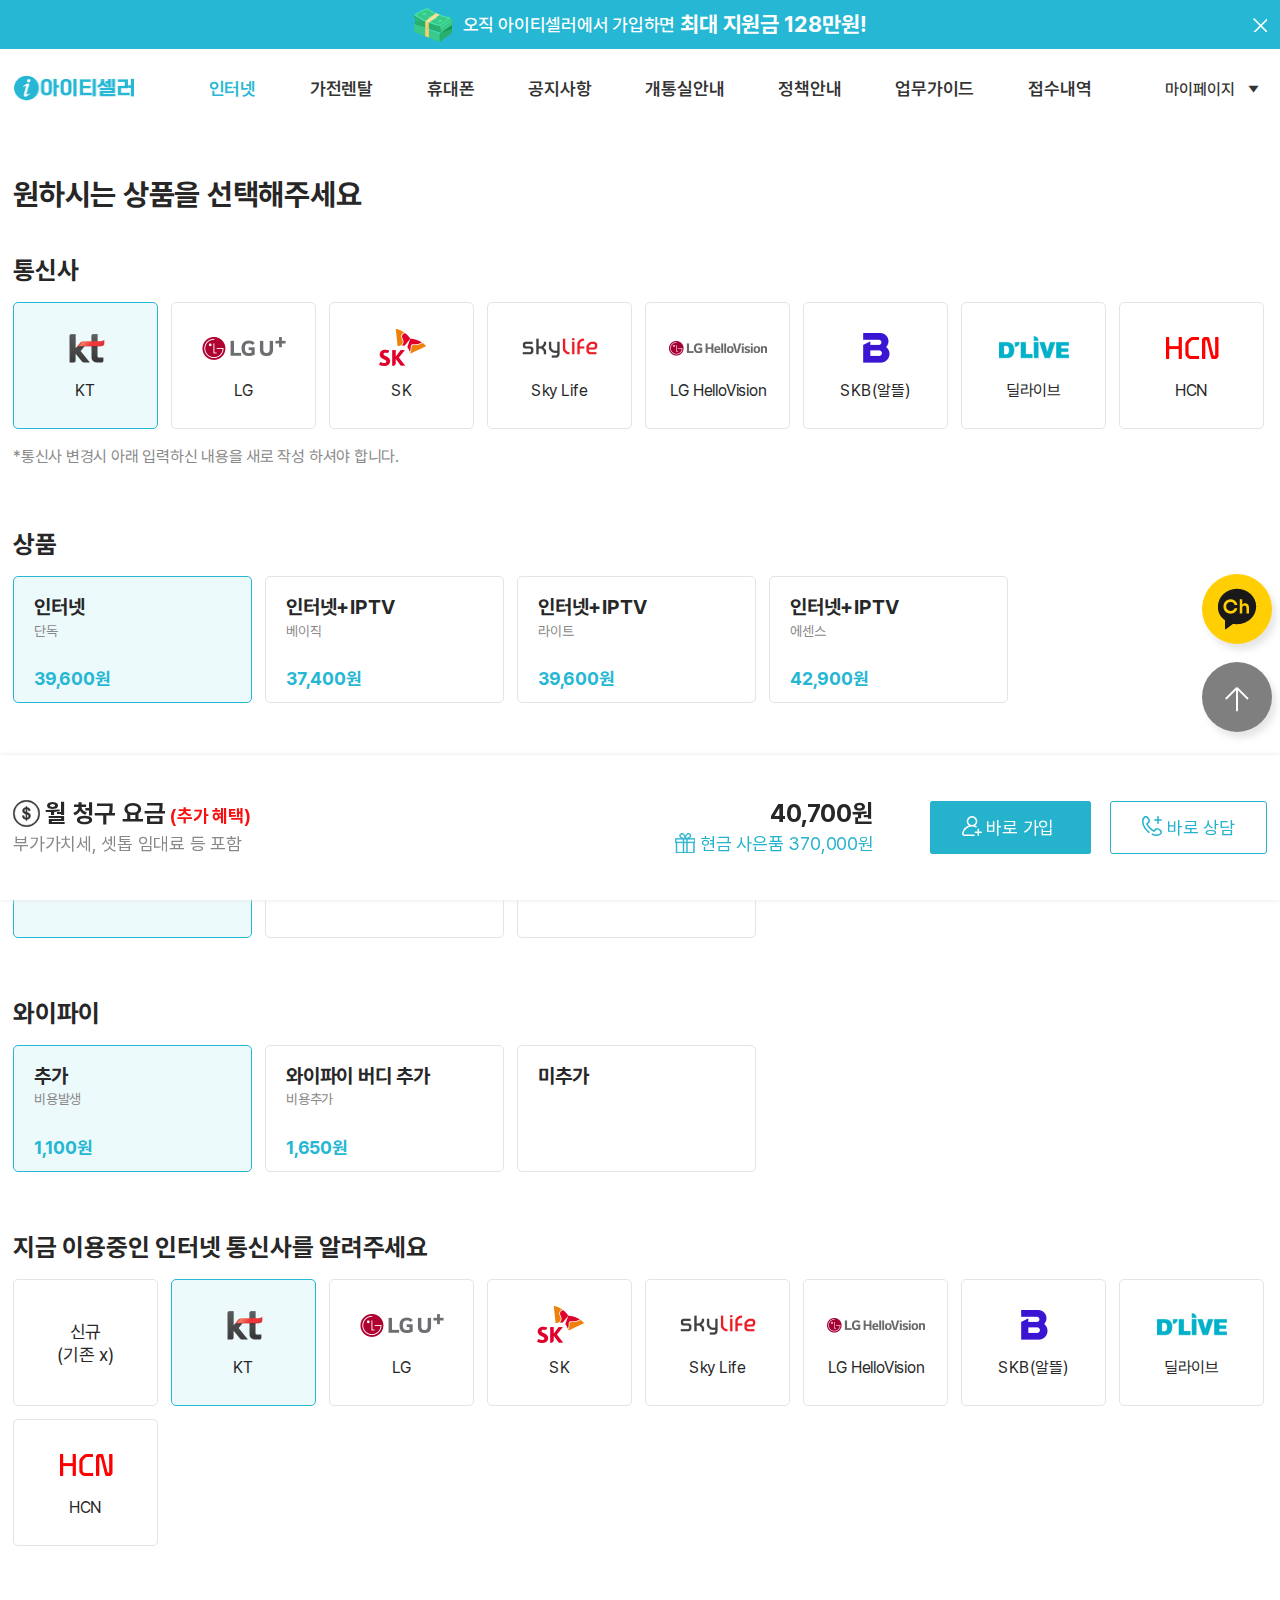
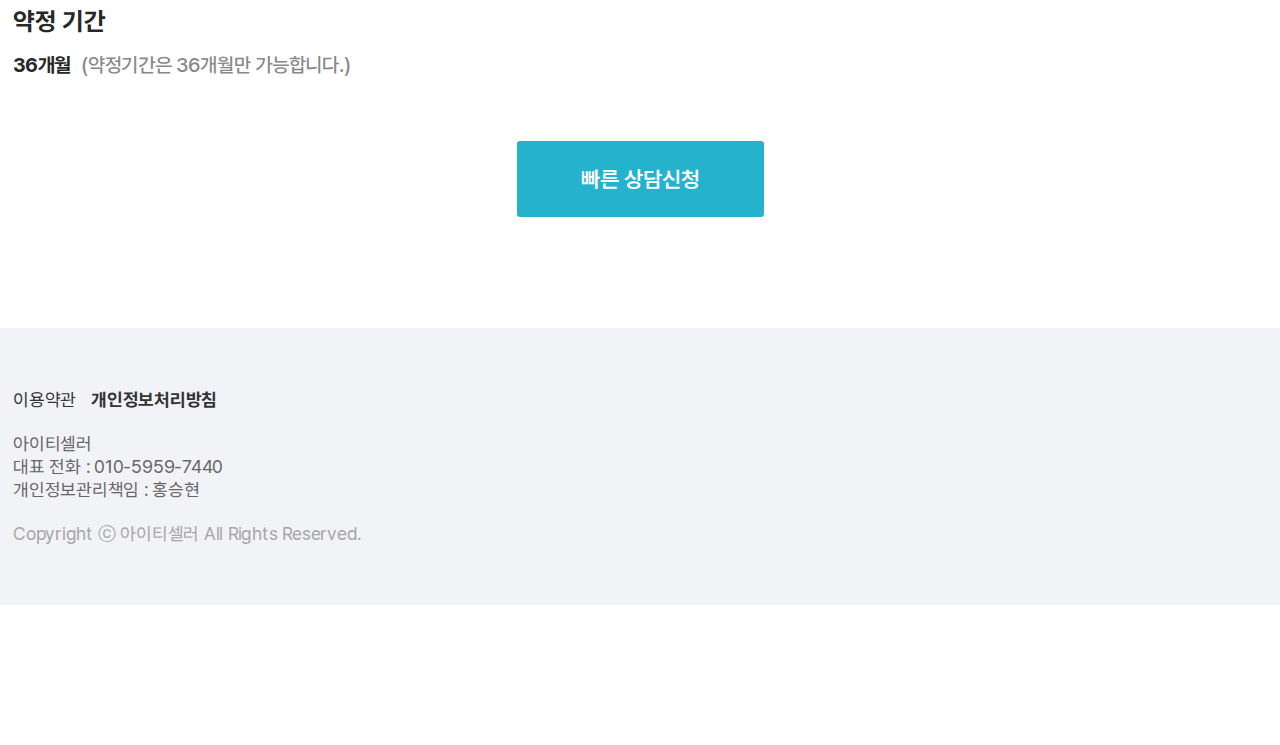
<file: internet.html>
<!doctype html>
<html lang="ko">
<head>
    <meta charset="UTF-8">
    <meta name="language" content="ko">
    <meta http-equiv="X-UA-Compatible" content="IE=edge">
    <meta http-equiv="Pragma" content="no-cache">
    <meta name="format-detection" content="telephone=no">
    <meta http-equiv="Content-Type" content="text/html; charset=UTF-8">
    <meta name="viewport" content="width=device-width, initial-scale=1.0">
    <meta name="viewport" content="user-scalable=no, initial-scale=1.0, maximum-scale=1.0, minimum-scale=1.0, width=device-width">
    
    <!-- css -->
    <link rel="stylesheet" href="css/slick.css" />
    <link rel="stylesheet" href="css/slick-theme.css" />
    <link media="all" type="text/css" rel="stylesheet" href="css/font.css">
    <link media="all" type="text/css" rel="stylesheet" href="css/common.css">
    <link media="all" type="text/css" rel="stylesheet" href="css/contents.css">
    <link media="all" type="text/css" rel="stylesheet" href="css/sub.css">
    <link media="all" type="text/css" rel="stylesheet" href="css/modal.css">
    <!-- js -->
    <script src="js/jquery-3.5.1.min.js"></script>
    <script src="js/jquery-ui.min.js"></script>
    <script src="js/slick.js"></script>
    <script src="js/slick.min.js"></script>
    <script type="text/javascript" src="js/common.js"></script>
    <title> internet </title>
</head>
<script>
        //pop-up
        var Layer_OPEN = function (obj) {
            $('html').css('overflow', 'hidden');
            $(obj).show();
            $(obj).append('<div class="dim"></div>');
            setTimeout(function () {
                $(obj).addClass('active');
            }, 10);
        };

        var Layer_CLOSE = function (obj) {
            var dimLength = $('.dim').length;
            if (dimLength < 2) {
                $('html').css('overflow', '');
            }
            $(obj).removeClass('active');
            setTimeout(function () {
                $(obj).find('.dim').remove();
                $(obj).hide();
            }, 200);
        };

        $(document).ready(function () {
            $('body').on('click', '.dim, .cancel_button', function () {
                var obj = '#' + $(this).closest('.pop-wrap').attr('id');
                if ($(obj).hasClass('not-dim')) {
                    return;
                } else {
                    Layer_CLOSE(obj);
                }
            });
        });
</script>
<body class="subWrap">
        <div class="topBanner">
            <div class="topBanner-inner">
                <p>
                    <img src="images/common/top_banner_icon.png" alt="Banner Icon">
                    오직 아이티셀러에서 가입하면 <b>최대 지원금 128만원!</b>
                </p>
                <button class="close-btn" onclick="closeBanner()"></button>
            </div>
        </div>
        <header id="header" class="header Fixed">
            <div class="header-fixd">
                <div class="headerIn d-flex">
                    <h1><a href="index.html" class="logo" alt="아이티셀러 로고">아이티셀러</a></h1>
                    <nav class="gnb topmenu">
                        <ul>
                            <li id="num1" class="menu-var">
                                <a href="#" title="인터넷" class="active">인터넷<span></span></a>
                            </li>
                            <li id="num1" class="menu-var">
                                <a href="#" title="가전렌탈">가전렌탈<span></span></a>
                            </li>
                            <li id="num1" class="menu-var">
                                <a href="#" title="휴대폰">휴대폰<span></span></a>
                            </li>
                            <li id="num1" class="menu-var">
                                <a href="#" title="공지사항">공지사항<span></span></a>
                            </li>
                            <li id="num1" class="menu-var">
                                <a href="#" title="개통실안내">개통실안내<span></span></a>
                            </li>
                            <li id="num1" class="menu-var">
                                <a href="#" title="정책안내">정책안내<span></span></a>
                            </li>
                            <li id="num1" class="menu-var">
                                <a href="#" title="업무가이드">업무가이드<span></span></a>
                            </li>
                            <li id="num1" class="menu-var">
                                <a href="#" title="접수내역">접수내역<span></span></a>
                            </li>
                        </ul>
                    </nav>
                    <div class="header-right">
                        <div class="header-langs">
                            <div class="dropbox dropbox1">
                                <button class="dropbtn btn-drop1" title="하위메뉴 열기">마이페이지</button>
                                <ul class="drop-content drop1-content">
                                    <li>
                                        <a href="#" title="" onclick="_blank">접수내역</a>
                                    </li>
                                    <li>
                                        <a href="#" title="" target="_blank">회원정보수정</a>
                                    </li>
                                    <li>
                                        <a href="#" title="" target="_blank" class="bth_order">로그아웃</a>
                                    </li>
                                </ul>
                            </div>
                        </div>
                    </div>
                    <!-- mobile -->
                    <nav class="m_open_btn">
                        <button class="btn btn-xs pl-0">
                            <i class="ri-menu-2-fill h2"></i>
                        </button>
                    </nav>
                    <nav class="nav mobile">
                        <button class="closeBtn"><i class="ri-close-line h3"></i></button>
                        <div class="hide-pc">                        
                            <h2 class="logo">
                                <a href="/" class="logo-a"><i>아이티셀러</i></a>                                
                            </h2>                            
                            <div class="top_utilwrap">
                                <ul class="utill">
                                    <li><a href="#" class="btn_login">로그인</a></li>
                                    <li><a href="#" class="bth_sign">회원가입</a></li>
                                </ul>
                            </div>
                        </div>
                        <ul class="menu">
                            <li id="num1" class="menu-var">
                                <a href="#" title="인터넷">인터넷<span></span></a>
                                <ul class="m_submenu">
                                    <li><a href="#">KT</a></li>
                                    <li><a href="#">LG</a></li>
                                    <li><a href="#">SK</a></li>
                                    <li><a href="#">SkyLife</a></li>
                                    <li><a href="#">LG HelloVision</a></li>
                                    <li><a href="#">SKB(알뜰)</a></li>
                                    <li><a href="#">딜라이브</a></li>
                                    <li><a href="#">HCN</a></li>
                                </ul>
                            </li>
                            <li id="num1" class="menu-var">
                                <a href="#" title="가전렌탈">가전렌탈<span></span></a>
                            </li>
                            <li id="num1" class="menu-var">
                                <a href="#" title="휴대폰">휴대폰<span></span></a>
                            </li>
                            <li id="num1" class="menu-var">
                                <a href="#" title="공지사항">공지사항<span></span></a>
                            </li>
                            <li id="num1" class="menu-var">
                                <a href="#" title="개통실안내">개통실안내<span></span></a>
                            </li>
                            <li id="num1" class="menu-var">
                                <a href="#" title="정책안내">정책안내<span></span></a>
                            </li>
                            <li id="num1" class="menu-var">
                                <a href="#" title="업무가이드">업무가이드<span></span></a>
                            </li>
                            <li id="num1" class="menu-var">
                                <a href="#" title="접수내역">접수내역<span></span></a>
                            </li>
                        </ul>
                        <div class="dark"></div>
                    </nav>
                <!-- mobile -->
                </div>
            </div>
        </header>
        <div class="sub-container">
            <section>
                <div class="subInner">
                    <div class="main-title-box">
                        <div class="main-title-content">
                            <h3 class="section-title">원하시는 상품을 선택해주세요</h3>
                        </div>
                    </div>
                    <div class="recommend-form-inner">
                        <div class="recommend-horizontal subcont">
                            <div class="title-box mb20">
                                <h4 class="article-title">통신사</h4>
                            </div>
                            <div class="product">
                                <div class="swiper-container">
                                    <section class="carousel recommend-list recommend-list--radio mb15">
                                        <div class="carousel__viewport">
                                            <ol class="carousel__wrap">
                                                <li class="recommend-item newsAgency">
                                                    <div class="recommend-option on">
                                                        <div class="img-box">
                                                            <img src="images/sub/kt.png" alt="KT" class="operator-logo">
                                                        </div>
                                                        <span class="description">KT</span>
                                                    </div>
                                                </li>
                                                <li class="recommend-item newsAgency">
                                                    <div class="recommend-option">
                                                        <div class="img-box">
                                                            <img src="images/sub/lg_uplus.webp" alt="lg" class="operator-logo">
                                                        </div>
                                                        <span class="description">LG</span>
                                                    </div>
                                                </li>
                                                <li class="recommend-item newsAgency">
                                                    <div class="recommend-option">
                                                        <div class="img-box">
                                                            <img src="images/sub/sk.png" alt="sk" class="operator-logo">
                                                        </div>
                                                        <span class="description">SK</span>
                                                    </div>
                                                </li>
                                                <li class="recommend-item newsAgency">
                                                    <div class="recommend-option">
                                                        <div class="img-box">
                                                            <img src="images/sub/skylife.png" alt="skylife" class="operator-logo">
                                                        </div>
                                                        <span class="description">Sky Life</span>
                                                    </div>
                                                </li>
                                                <li class="recommend-item newsAgency">
                                                    <div class="recommend-option">
                                                        <div class="img-box">
                                                            <img src="images/sub/lg_hellovision.png" alt="lg_hellovision" class="operator-logo">
                                                        </div>
                                                        <span class="description">LG HelloVision</span>
                                                    </div>
                                                </li>
                                                <li class="recommend-item newsAgency">
                                                    <div class="recommend-option">
                                                        <div class="img-box">
                                                            <img src="images/sub/skbsaving.png" alt="skbsaving" class="operator-logo">
                                                        </div>
                                                        <span class="description">SKB(알뜰)</span>
                                                    </div>
                                                </li>
                                                <li class="recommend-item newsAgency">
                                                    <div class="recommend-option">
                                                        <div class="img-box">
                                                            <img src="images/sub/dlive.webp" alt="dlive" class="operator-logo">
                                                        </div>
                                                        <span class="description">딜라이브</span>
                                                    </div>
                                                </li>
                                                <li class="recommend-item newsAgency">
                                                    <div class="recommend-option">
                                                        <div class="img-box">
                                                            <img src="images/sub/hcn.webp" alt="hcn" class="operator-logo">
                                                        </div>
                                                        <span class="description">HCN</span>
                                                    </div>
                                                </li>
                                            </ol>
                                        </div>
                                    </section>
                                </div>
                            </div>
                            <span class="recommend_info">*통신사 변경시 아래 입력하신 내용을 새로 작성 하셔야 합니다.</span>
                        </div>
                        <div class="goods-form-inner subcont">
                            <div class="title-box mb20">
                                <h4 class="article-title">상품</h4>
                            </div>
                            <div class="product goods-wrap">
                                <div class="goods-container">
                                    <section class="carousel recommend-list recommend-list--radio mb15">
                                        <div class="carousel__viewport">
                                            <ol class="carousel__wrap">
                                                <li class="recommend-item goods-item goods">
                                                    <div class="recommend-option goods-option on">
                                                        <span class="product-name">인터넷</span>
                                                        <span class="product-subtitle">단독</span>
                                                        <span class="product-description">39,600원</span>
                                                    </div>
                                                </li>
                                                <li class="recommend-item goods-item goods">
                                                    <div class="recommend-option goods-option">
                                                        <span class="product-name">인터넷+IPTV</span>
                                                        <span class="product-subtitle">베이직</span>
                                                        <span class="product-description">37,400원</span>
                                                    </div>
                                                </li>
                                                <li class="recommend-item goods-item goods">
                                                    <div class="recommend-option goods-option">
                                                        <span class="product-name">인터넷+IPTV</span>
                                                        <span class="product-subtitle">라이트</span>
                                                        <span class="product-description">39,600원</span>
                                                    </div>
                                                </li>
                                                <li class="recommend-item goods-item goods">
                                                    <div class="recommend-option goods-option">
                                                        <span class="product-name">인터넷+IPTV</span>
                                                        <span class="product-subtitle">에센스</span>
                                                        <span class="product-description">42,900원</span>
                                                    </div>
                                                </li>
                                            </ol>
                                        </div>
                                    </section>
                                </div>
                            </div>
                        </div>
                        <div class="goods-form-inner goodsOption-form-inner subcont">
                            <div class="title-box mb20">
                                <h4 class="article-title">상품 옵션</h4>
                            </div>
                            <div class="product goods-wrap">
                                <div class="goods-container">
                                    <section class="carousel recommend-list recommend-list--radio mb15">
                                        <div class="carousel__viewport">
                                            <ol class="carousel__wrap">
                                                <li class="recommend-item goods-item option">
                                                    <div class="recommend-option goods-option on">
                                                        <span class="product-name">100메가</span>
                                                    </div>
                                                </li>
                                                <li class="recommend-item goods-item option">
                                                    <div class="recommend-option goods-option">
                                                        <span class="product-name">500메가</span>
                                                    </div>
                                                </li>
                                                <li class="recommend-item goods-item option">
                                                    <div class="recommend-option goods-option">
                                                        <span class="product-name">1기가</span>
                                                    </div>
                                                </li>
                                            </ol>
                                        </div>
                                    </section>
                                </div>
                            </div>
                        </div>
                        <div class="goods-form-inner wifi-form-inner subcont">
                            <div class="title-box mb20">
                                <h4 class="article-title">와이파이</h4>
                            </div>
                            <div class="product goods-wrap">
                                <div class="goods-container">
                                    <section class="carousel recommend-list recommend-list--radio mb15">
                                        <div class="carousel__viewport">
                                            <ol class="carousel__wrap">
                                                <li class="recommend-item goods-item wifi">
                                                    <div class="recommend-option goods-option on">
                                                        <span class="product-name">추가</span>
                                                        <span class="product-subtitle">비용발생</span>
                                                        <span class="product-description">1,100원</span>
                                                    </div>
                                                </li>
                                                <li class="recommend-item goods-item wifi">
                                                    <div class="recommend-option goods-option">
                                                        <span class="product-name">와이파이 버디 추가</span>
                                                        <span class="product-subtitle">비용추가</span>
                                                        <span class="product-description">1,650원</span>
                                                    </div>
                                                </li>
                                                <li class="recommend-item goods-item wifi">
                                                    <div class="recommend-option goods-option">
                                                        <span class="product-name">미추가</span>
                                                    </div>
                                                </li>
                                            </ol>
                                        </div>
                                    </section>
                                </div>
                            </div>
                        </div>
                        <div class="existingProduct-form-inner subcont">
                            <div class="title-box mb20">
                                <h4 class="article-title">지금 이용중인 인터넷 통신사를 알려주세요</h4>
                            </div>
                            <div class="product goods-wrap">
                                <div class="goods-container">
                                    <section class="carousel recommend-list recommend-list--radio mb15">
                                        <div class="carousel__viewport">
                                            <ol class="carousel__wrap">
                                                <li class="recommend-item telecom">
                                                    <div class="recommend-option goods-option">
                                                        <span class="product-name text-center">신규<br>(기존 x)</span>
                                                    </div>
                                                </li>
                                                <li class="recommend-item telecom">
                                                    <div class="recommend-option on">
                                                        <div class="img-box">
                                                            <img src="images/sub/kt.png" alt="KT" class="operator-logo">
                                                        </div>
                                                        <span class="description">KT</span>
                                                    </div>
                                                </li>
                                                <li class="recommend-item telecom">
                                                    <div class="recommend-option">
                                                        <div class="img-box">
                                                            <img src="images/sub/lg_uplus.webp" alt="lg" class="operator-logo">
                                                        </div>
                                                        <span class="description">LG</span>
                                                    </div>
                                                </li>
                                                <li class="recommend-item telecom">
                                                    <div class="recommend-option">
                                                        <div class="img-box">
                                                            <img src="images/sub/sk.png" alt="sk" class="operator-logo">
                                                        </div>
                                                        <span class="description">SK</span>
                                                    </div>
                                                </li>
                                                <li class="recommend-item telecom">
                                                    <div class="recommend-option">
                                                        <div class="img-box">
                                                            <img src="images/sub/skylife.png" alt="skylife" class="operator-logo">
                                                        </div>
                                                        <span class="description">Sky Life</span>
                                                    </div>
                                                </li>
                                                <li class="recommend-item telecom">
                                                    <div class="recommend-option">
                                                        <div class="img-box">
                                                            <img src="images/sub/lg_hellovision.png" alt="lg_hellovision" class="operator-logo">
                                                        </div>
                                                        <span class="description">LG HelloVision</span>
                                                    </div>
                                                </li>
                                                <li class="recommend-item telecom">
                                                    <div class="recommend-option">
                                                        <div class="img-box">
                                                            <img src="images/sub/skbsaving.png" alt="skbsaving" class="operator-logo">
                                                        </div>
                                                        <span class="description">SKB(알뜰)</span>
                                                    </div>
                                                </li>
                                                <li class="recommend-item telecom">
                                                    <div class="recommend-option">
                                                        <div class="img-box">
                                                            <img src="images/sub/dlive.webp" alt="dlive" class="operator-logo">
                                                        </div>
                                                        <span class="description">딜라이브</span>
                                                    </div>
                                                </li>
                                                <li class="recommend-item telecom">
                                                    <div class="recommend-option">
                                                        <div class="img-box">
                                                            <img src="images/sub/hcn.webp" alt="hcn" class="operator-logo">
                                                        </div>
                                                        <span class="description">HCN</span>
                                                    </div>
                                                </li>
                                            </ol>
                                        </div>
                                    </section>
                                </div>
                            </div>
                        </div>
                        <div class="contract-period-inner subcont">
                            <div class="title-box mb20">
                                <h4 class="article-title">약정 기간</h4>
                            </div>
                            <div class="contract-period-info">
                                <p>36개월<span>(약정기간은 36개월만 가능합니다.)</span></p>
                            </div>
                        </div>
                    </div>
                    <div class="recommend-btn-wrap mb50">
                        <button class="btn-type-01" onclick="javascript:Layer_OPEN('#modal_view_application');">
                            빠른 상담신청
                        </button>
                    </div>
                </div>
            </section>
        </div>
        <footer class="footer">
            <div class="footerInner">
                <div class="">
                    <div class="foot-head d-flex">
                        <a href="#">이용약관</a>
                        <a href="#" class="ft-bold">개인정보처리방침</a>
                    </div>
                    <ul class="corp_area">
                        <li>아이티셀러</li>
                        <li>대표 전화 : 010-5959-7440</li>
                        <li>개인정보관리책임 : 홍승현</li>
                        <li class="copy">Copyright ⓒ 아이티셀러 All Rights Reserved.</li>
                    </ul>
                </div>
            </div>
            <button class="kakao_btn active">
                <img src="images/common/kakao_bt.png" alt="카카오상담 아이콘" aria-hidden="true">
            </button>
            <button class="totop active">
                <img src="images/common/top_bt.png" alt="위로 이동 아이콘" aria-hidden="true">
                <span class="hidden">위로 이동</span>
            </button>
        </footer>
        <div id="sub-bottom-fixed-bar">
            <div class="sub-bottom-bar">
                <div class="sub-bottom-content">
                    <div class="top-con">
                        <div class="price-list">
                            <div class="price-bx">
                                <div class="calc-price">
                                    <p class="price before">
                                        <span class="tit">월 청구 요금<small class="sale-text">(추가 혜택)</small>
                                        </span>
                                        <span class="price-prev" id="sumPrice">44,000원</span>
                                    </p>
                                </div>
                                <div class="option-price">
                                    <p class="text-caption">부가가치세, 셋톱 임대료 등 포함</p>
                                    <span class="price-service">현금 사은품 370,000원</span>
                                </div>
                            </div>
                        </div>
                        <div class="btn-con row">
                            <div class="row">
                                <a class="it-btn it-btn-tiny ghost apply-btn">
                                    <img src="images/sub/add-user.svg">
                                    <span class="label">바로 가입</span>
                                </a>
                                <a class="it-btn it-btn-tiny solid counsel-btn">
                                    <img src="images/sub/phone-call.svg">
                                    <span class="label">바로 상담</span>
                                </a>
                            </div>
                        </div>
                    </div>
                </div>
            </div>
        </div>
        <!-- 빠른 상담신청 -->
        <div class="pop-wrap pop-up" id="modal_view_application">
            <div class="pop-in middle">
                <div class="modal_wrap">
                    <div class="view_container">
                        <div class="header">
                        <p class="modal_title"></p>
                        <button class="close-btn cancel_button"></button>
                        </div>
                        <div class="info-flex">
                            <div class="info-cont pop-counsel">
                                <img src="images/sub/pop-counsel.png">
                                <h4>상담신청</h4>
                                <p>연락처를 남겨주시면<br>
                                    담당자가 연락을 드리겠습니다.</p>
                                <button class="pop-btn">상담 신청</button>
                            </div>
                            <div class="info-cont pop-call">
                                <img src="images/sub/pop-call.png">
                                <h4>바로 전화 걸기</h4>
                                <p>전화걸기는 스마트폰에서만<br>
                                    가능합니다.<br>
                                    <span>대표번호 : 010-5959-7440</span>
                                </p>
                                <button class="pop-btn">전화 걸기</button>
                            </div>
                        </div>
                        </div>
                    </div>
            </div>
        </div>
        <!-- 빠른 상담신청 -->
   
</body>

<script type="text/javascript">

document.addEventListener('DOMContentLoaded', () => {
    // 그룹 클래스 배열
    const groups = ['.newsAgency', '.goods', '.option', '.wifi', '.telecom'];

    // 그룹 내 활성화된 항목들의 가격 합산 및 표시 함수
    const calculateTotalPrice = () => {
        let total = 0;

        groups.forEach(groupSelector => {
            const activeItem = document.querySelector(`${groupSelector} .recommend-option.on`);
            if (activeItem) {
                const priceElement = activeItem.querySelector('.product-description');
                if (priceElement) {
                    const priceText = priceElement.textContent.trim().replace(/[^0-9]/g, ''); // 숫자만 추출
                    total += parseInt(priceText, 10);
                }
            }
        });

        // 총 가격을 HTML 요소에 표시
        const priceDisplay = document.querySelector('#sumPrice');
        if (priceDisplay) {
            priceDisplay.textContent = `${total.toLocaleString()}원`; // 천 단위 구분 추가
        }

    };

    groups.forEach((groupSelector, index) => {
        const items = document.querySelectorAll(groupSelector);

        // 첫 번째 그룹 초기화: 첫 번째 항목에 'on' 클래스 추가
        if (index === 0 && items.length > 0) {
            items[0].querySelector('.recommend-option').classList.add('on');
        }

        items.forEach(item => {
            item.addEventListener('click', () => {
                // 현재 그룹의 모든 항목에서 'on' 클래스를 제거
                items.forEach(otherItem => {
                    otherItem.querySelector('.recommend-option').classList.remove('on');
                });

                // 클릭한 항목에 'on' 클래스 추가
                item.querySelector('.recommend-option').classList.add('on');

                // `newsAgency` 그룹이 클릭되었을 때 다른 그룹 초기화
                if (groupSelector === '.newsAgency') {
                    groups.forEach((otherGroupSelector, otherIndex) => {
                        if (otherGroupSelector !== '.newsAgency') {
                            const otherItems = document.querySelectorAll(otherGroupSelector);
                            if (otherItems.length > 0) {
                                // 다른 그룹의 첫 번째 항목에 'on' 추가
                                otherItems.forEach(otherItem => {
                                    otherItem.querySelector('.recommend-option').classList.remove('on');
                                });
                                otherItems[0].querySelector('.recommend-option').classList.add('on');
                            }
                        }
                    });
                }

                // 활성화된 항목들의 총 가격 계산 및 업데이트
                calculateTotalPrice();
            });
        });
    });

    // 페이지 로드 시 활성화된 항목들의 총 가격 계산 및 업데이트
    calculateTotalPrice();
});


</script>
</html>
</file>
<file: css/font.css>
@charset "utf-8";

@font-face {
    font-family: 'Pretendard';
    font-weight: 700;
    font-display: swap;
    src: local('Pretendard Bold'), url('../fonts/Pretendard-Bold.woff2') format('woff2'), url('../fonts/Pretendard-Bold.woff') format('woff');
}

@font-face {
    font-family: 'Pretendard';
    font-weight: 600;
    font-display: swap;
    src: local('Pretendard SemiBold'), url('../fonts/Pretendard-SemiBold.woff2') format('woff2'), url('../fonts/Pretendard-SemiBold.woff') format('woff');
}

@font-face {
    font-family: 'Pretendard';
    font-weight: 500;
    font-display: swap;
    src: local('Pretendard Medium'), url('../fonts/Pretendard-Medium.woff2') format('woff2'), url('../fonts/Pretendard-Medium.woff') format('woff');
}

@font-face {
    font-family: 'Pretendard';
    font-weight: 400;
    font-display: swap;
    src: local('Pretendard Regular'), url('../fonts/Pretendard-Regular.woff2') format('woff2'), url('../fonts/Pretendard-Regular.woff') format('woff');
}

@font-face {
    font-family: 'HakgyoansimDunggeunmisoTTF-B';
    src: url('https://fastly.jsdelivr.net/gh/projectnoonnu/2408-5@1.0/HakgyoansimDunggeunmisoTTF-B.woff2') format('woff2');
    font-weight: 700;
    font-style: normal;
}

@font-face {
    font-family: 'HakgyoansimDunggeunmisoTTF-R';
    src: url('https://fastly.jsdelivr.net/gh/projectnoonnu/2408-5@1.0/HakgyoansimDunggeunmisoTTF-R.woff2') format('woff2');
    font-weight: 400;
    font-style: normal;
}
</file>
<file: css/common.css>
@charset "utf-8";

* {
	margin: 0;
	padding: 0;
}

hr {
	display:none
}
a {
	text-decoration:none
}

*, :after, :before {
	-webkit-box-sizing:border-box;
	-moz-box-sizing:border-box;
	box-sizing:border-box;
}

body {
    color:#272727;
    font-size: 18px;
	font-family: "Pretendard Variable", Pretendard, -apple-system, BlinkMacSystemFont, system-ui, Roboto, "Helvetica Neue", "Segoe UI", "Apple SD Gothic Neo", "Noto Sans KR", "Malgun Gothic", "Apple Color Emoji", "Segoe UI Emoji", "Segoe UI Symbol", sans-serif !important;
	overflow-x: hidden;
    letter-spacing: -1px;
    position: relative;
    font-weight: 400;
    word-break: keep-all;
	letter-spacing : -0.23px;
	line-height: 1.3em;
} 
a {
	color: #333333;
	text-decoration: none;
}
img {
	border: none;
	vertical-align: top;
}

ul,
ol,
li {
	list-style: none;
	list-style-type: none;
}

h1,
h2,
h3,
h4,
h5,
h6,
div,
p,
ul,
li,
ol,
dl,
dt,
dd {
	box-sizing: border-box;
}

x select::-ms-expand {
	display: none;
}

br {
	font-family: dotum;
}

input:focus,
select:focus,
input[type=radio]:focus,
input[type=checkbox]:focus {
	outline: none;
}

input[type="checkbox"] {
	width: 0;
	height: 0;
	opacity: 0; 
	position: absolute; 
}

input::-webkit-inner-spin-button,
input::-webkit-outer-spin-button {
    opacity: 1;
}

input::-webkit-search-decoration,
input::-webkit-search-cancel-button,
input::-webkit-search-results-button,
input::-webkit-search-results-decoration{
	display:none;
}

select {
    -webkit-appearance: none;
    -moz-appearance: none;
    -o-appearance: none;
}

address {
    font-style: normal;
}

.cf {}

.cf:after {
	content: "";
	display: block;
	clear: both;
}

button {
	background: inherit ; 
	border:none; 
	box-shadow:none; 
	border-radius:0; 
	padding:0; 
	overflow:visible; 
	cursor:pointer;
	color: #333;
	font-size:16px;
	font-family: "Pretendard Variable", Pretendard, -apple-system, BlinkMacSystemFont, system-ui, Roboto, "Helvetica Neue", "Segoe UI", "Apple SD Gothic Neo", "Noto Sans KR", "Malgun Gothic", "Apple Color Emoji", "Segoe UI Emoji", "Segoe UI Symbol", sans-serif !important;
}

.mt10{
	margin-top:10px;
}
.mt30{
	margin-top:30px;
}
.mt40{
	margin-top:40px;
}
.mt50{
	margin-top:50px;
}
.mb0 {
	margin-bottom: 0;
}
.mb5 {
	margin-bottom: 5px;
}
.mb9 {
	margin-bottom: 9px;
}
.mb10 {
	margin-bottom: 10px;
}
.mb15 {
	margin-bottom: 15px;
}
.mb20 {
	margin-bottom: 20px;
}
.mb23 {
	margin-bottom:23px;
}
.mb25 {
	margin-bottom:25px;
}
.mb30{
	margin-bottom:30px;
}
.mb35{
	margin-bottom:35px;
}
.mb40{
	margin-bottom:40px;
}
.mb50{
	margin-bottom:50px;
}
.mb60{
	margin-bottom:60px;
}
.mt50{
	margin-top: 50px;
}
.cursor{
	cursor:pointer;
}
.c-red {
	color: #FF3E3E;
}
.d-flex {
	display: flex;
}
.justify-between {
	justify-content: space-between;
}
.justify-center {
	justify-content: center;
}
.justify-content-between {
	justify-content: space-between;
}
.justify-content-center {
	justify-content: center;
}
.justify-content-end {
	justify-content: end;
}
.align-items-center {
	align-items: center;
}
.gap10 {
	gap: 10px;
}
.gap15 {
	gap: 15px;
}
.gap20 {
	gap: 20px;
}
.gap50 {
	gap: 50px;
}
.gap100 {
	gap: 100px;
}

.text-center {
	text-align: center;
}

.fc-mint {
	color: #25B2CD;
}

.hidden {
    overflow: hidden;
    display: inline-block;
    border: 0;
	clip: rect(1px, 1px, 1px, 1px);
    clip-path: inset(50%);
}

.absolute {
    position: absolute;
    top: 0;
    left: -9999999999999px;
}


::placeholder {
	color: #B9B9B9;
	font-size: 18px;
	font-family: "Pretendard Variable", Pretendard, -apple-system, BlinkMacSystemFont, system-ui, Roboto, "Helvetica Neue", "Segoe UI", "Apple SD Gothic Neo", "Noto Sans KR", "Malgun Gothic", "Apple Color Emoji", "Segoe UI Emoji", "Segoe UI Symbol", sans-serif !important;
} 

/***************************************************************** hearder */

.header {
	transition: all 0.5s;
	background-color: #fff;
}

.header.fixed {
    position: fixed;
    top: 0;
    left: 0;
    z-index: 100;
    width: 100%;
	background-color: #fff;
	box-shadow: 0px 0px 5px 0px #e6e6e6;
}

.topBanner {
	background-color: #25B7D3;
	height: 49px;
}

.topBanner-inner {
	width: 1254px;
	margin: 0 auto;
	position: relative;
}

.topBanner-inner p {
	color: #fff;
    display: flex;
    justify-content: center;
    align-items: center;
    height: 49px;
	font-weight: 500;
	font-size: 18px;
}

.topBanner-inner p img {
	margin-right: 10px;
}

.topBanner-inner p b {
	font-size: 22px;
	margin-left: 5px;
}

.topBanner-inner .close-btn {
	background: url(../images/common/top_banner_close.png) no-repeat;
	width: 14px;
	height: 14px;
	position: absolute;
	right: 0;
	top: 50%;
	transform: translate(0, -50%);
}

.header .headerIn {
	width: 1254px;
	margin: 0 auto;
	height: 80px;
	align-items: center;
	transition: all 0.5s;
	justify-content: space-between;
	background-color: #fff;
	z-index: 2000;
	display: flex;
    align-items: center;
	gap: 73px;
	transition: all 0.5s;
}

.header .logo {
	padding: 12px 0;
	background: url(../images/common/logo_header.png) no-repeat center left;
	width: 122px;
	height: 40px;
    text-indent: -9999px;
    display: inline-block;
	transition: all 0.5s;
}

.header .topmenu {
	display: flex;
	justify-content: space-between;
	align-items: center;
	background-color: #fff;
	height: 50px;
	color: #333;
	transition: all 0.5s;
}

.header .topmenu>ul {
	display: flex;
    justify-content: space-between;
    align-items: center;
	gap: 54px;
}

.header .header-fixd .headerIn .topmenu ul .menu-var {
	font-size: 18px;
	position: static;
}

.header .header-fixd .headerIn .topmenu>ul>.menu-var>a {
	position: relative;
	display: block;
	height: 80px;
    line-height: 80px;
	font-weight: 600;
}

.header .topmenu ul li .submenu {
	display: none;
    position: absolute;
    top: 117px;
    left: 0;
    width: 100vw;
    background-color: #E9F0F7;
    z-index: 9999;
}

.menu-var>a:hover {
	color: #25B7D3;
}

.menu-var>a.active {
	color: #25B7D3;
}

.header .header-right {
	display: flex;
	align-items: center;
	gap: 24px;
	transition: all 0.5s;
}

.header .header-langs {
	display: flex;
	justify-content: flex-end;
	gap: 4rem;
	transition: all 0.5s;
}

.header .header-langs .dropbox1 {
	display: block;
	position: relative;
}

.header .header-langs .dropbox .dropbtn {
    position: relative;
    font-weight: 500;
    text-transform: uppercase;
	font-size: 16px;
}

.header-langs .dropbtn.btn-drop1 {
    padding-right: 2rem;
}

.header-langs .drop1-content.active {
    display: block;
}

.header-langs .dropbox .drop-content {
    width: calc(100% + 3rem);
    height: fit-content;
    overflow: hidden;
    position: absolute;
	top: 2.2rem;
    left: -2rem;
    border-radius: 5px;
    box-shadow: 5px 9px 20px 0px rgba(8, 1, 3, 0.1);
    background-color: #fff;
    margin-top: 1rem;
    z-index: 10;
	display: none;
}

.header-langs .dropbox .drop-content li a {
    display: inline-block;
    width: 100%;
    font-size: 16px;
    text-align: center;
    padding: 0.8rem 1rem;
    font-weight: 500;
    position: relative;
    text-transform: capitalize;
}

.header-langs .dropbox .drop-content li a:hover {
	color: #25B7D3;
}

.header .header-langs .dropbox .dropbtn::after {
    content: "▼";
    width: 1.6rem;
    height: 1.6rem;
    position: absolute;
    top: -2px;
    right: 0;
    transform: scale(0.7, 0.55);
}

.header .btn-sitemap {
    background-image: url(../images/common/icon_sitemap.png);
    background-position: center;
	display: inline-block;
    background-repeat: no-repeat;
	width: 18px;
	transition: all 0.5s;
}

.header .m_open_btn {
	display: none;
}

.header .mobile {
	display: none;
}

.nav.mobile {
    display: none;
    position: fixed;
    top: 0;
    right: 0;
    bottom: 0;
    background: rgba(0, 0, 0, 0.8);
    z-index: 9999;
    transform: translateX(100%);
    transition: transform 0.3s ease;
    width: 100%;
}

.nav.mobile.active {
    transform: translateX(0);
}

.dark.show {
    display: block;
}

/***************************************************************** foot-site */

.sec4 {
	border-top: 1px solid #C4C4C4;
	padding: 24px 0;
	margin: 0;
}

.sec4 .footerBannerWrap {
    position: relative;
    max-width: 1440px;
    margin: 0 auto;
    overflow: hidden;
	transition: all 0.5s;
}

.sec4 .footerBannerWrap .inner {
    display: flex;
    align-items: center;
    justify-content: space-between;
	white-space : nowrap; 
}

.sec4 .footerBannerWrap .footerBanner .slick-list {
    width: 1196px;
	transition: all 0.5s;
}

.sec4 .footerBanner img {
    display: block;
	transition: all 0.5s;
}

.sec4 .footerBannerWrap .footerBanner-slick-prev {
	background: url(../images/common/footerBanner-slick-prev.png) no-repeat;
	width: 20px;
	height: 20px;
}

.sec4 .footerBannerWrap .footerBanner-slick-next {
	background: url(../images/common/footerBanner-slick-next.png) no-repeat;
	width: 20px;
	height: 20px;
}

.sec4 .footerBannerWrap .footerBanner-play {
	background: url(../images/common/footerBanner-slick-play.png) no-repeat;
	width: 20px;
	height: 20px;
}

.sec4 .footerBannerWrap .footerBanner-pause {
	background: url(../images/common/footerBanner-slick-pause.png) no-repeat;
	width: 20px;
	height: 20px;
}

.footerBannerWrap button {
	text-indent: -9999px;
	transition: all 0.5s;
}

.footerBanner-custom-nav {
	align-items: center;
}

.footerBanner-custom-nav h4 {
	white-space: nowrap;
}

/* floating-menu */

.floating-menu {
    position: fixed;
    right: 0;
    top: 50%;
    transform: translateY(-50%);
    background: #E9F0F7;
    border-radius: 10px 0 0 10px;
    box-shadow: 0 2px 5px rgba(0, 0, 0, 0.2);
    transition: right 0.3s ease;
}

.toggle-menu {
    background: #003399;
    color: #fff;
    border: none;
    padding: 10px;
    cursor: pointer;
    outline: none;
    font-size: 16px;
    border-radius: 10px 0 0 10px;
    position: relative;
}

.toggle-menu .arrow {
    font-weight: bold;
    display: inline-block;
    transform: rotate(0);
    transition: transform 0.3s ease;
}

.menu-content {
    width: 179px;
    padding: 20px 0 0;
    display: none;
}

.menu-content h4 {
    margin: 0 0 18px;
    font-size: 16px;
    font-weight: bold;
    color: #333;
    text-align: center;
	font-family: 'HakgyoansimDunggeunmisoTTF-B';
}

.menu-content ul {
    padding: 0;
    list-style: none;
    text-align: center;
}

.menu-content ul li {
    margin-bottom: 10px;
}

.menu-content ul li a {
    display: inline-block;
    padding: 8px 12px;
    background: #fff;
    color: #333;
    border-radius: 8px;
    text-decoration: none;
    font-size: 14px;
	min-width: 112px;
    border: 1px solid #fff;
    transition: background 0.3s ease, color 0.3s ease;
}

.menu-content ul li a:hover {
    color: #D34F77;
	border: 1px solid #D34F77;
}

.floating-menu {
    position: fixed;
    right: 0;
    top: 50%;
    transform: translateY(-50%);
    background: #E9F0F7;
    border-radius: 10px 0 0 10px;
    box-shadow: 0 2px 5px rgba(0, 0, 0, 0.2);
    transition: right 0.3s ease;
}

.floating-menu.open {
    right: 0;
}

.floating-menu:not(.open) {
    right: -179px; 
}

.menu-content {
    display: block;
	border-radius: 16px 0 0 16px;
}

.toggle-menu {
    position: absolute;
    top: 50%;
    left: -20px;
    background: #1947C5;
    color: #fff;
    border: none;
    border-radius: 16px 0 0 16px;
    width: 20px;
    height: 80px;
    cursor: pointer;
    box-shadow: 0 2px 5px rgba(0, 0, 0, 0.2);
    transform: translateY(-50%);
    z-index: 100;
    transition: background 0.3s ease;
	display: grid;
    justify-content: center;
    align-items: center;
}

.toggle-menu:hover {
    background: #123eb7;
}

.toggle-menu .arrow {
    display: inline-block;
    transition: transform 0.3s ease;
	width: 8px;
	height: 13px;
	background-size: contain;
	background: url(../images/common/toggle_menu_arrow.png) no-repeat;
}

.arrow-open {
	transform: rotate(0);
}

.arrow-closed {
	transform: rotate(180deg) !important;
}

.top-button {
    margin-top: 20px;
    width: 100%;
    padding: 10px 0;
    color: #fff;
    border: none;
    border-radius: 0 0 0 10px;
    cursor: pointer;
    text-align: center;
	background: #1947C5 url(../images/common/top_btn.png) no-repeat center right 55px;
}

/***************************************************************** footer */

.footer {
	width: 100%;
	background-color: #f2f3f6;
	padding: 60px 0 60px;
	margin-bottom: 108px;
}

.footer .footerInner {
	width: 1254px;
	margin: 0 auto;
	color: #666;
}

.footer .corp_area {
    margin-top: 20px;
} 

.footer .foot-head {
	gap: 15px;
}

.footer .foot-head .ft-bold {
	font-weight: 700;
}

.copy {
	color:#a6a6a6;
	margin-top: 20px;
}


.totop,
.kakao_btn {
	position: fixed;
	top: initial;
	bottom: 14rem;
	right: 0.5rem;
	z-index: 5;
}

.totop {
    display: flex;
    align-items: center;
    flex-direction: column;
    gap: 1rem;
    width: 70px;
    height: 70px;
    border-radius: 50%;
    overflow: hidden;
    box-shadow: 4px 6px 7px 0px rgba(8, 1, 3, 0.1);
    background-color: #7F7F7F;
    transition: all 0.5s;
    position: fixed;
    top: initial;
    bottom: 8.5rem;
    right: 0.5rem;
    z-index: 5;
}

.kakao_btn {
	background-color: #FFCF03;
	border: 1px solid #FFCF03;
	box-shadow: 4px 6px 7px 0px rgba(8, 1, 3, 0.1);
	border-radius: 50%;
	width: 70px;
    height: 70px;
}

.totop img {
    transform: translateY(100%);
}

.totop .totop-text {
    display: block;
    color: #fff;
    text-transform: uppercase;
    padding-top : 0.5rem;
	text-indent: -9999px;
}

/* 가입상담-메인 하단 고정 */
#bottom-fixed-bar {
    position: fixed;
    bottom: 0;
    left: 0;
    width: 100%;
    z-index: 1000;
    background-color:#373838;
    color: #fff;
	transition: all 0.5s;
}

#bottom-fixed-bar .bottom-bar {
    max-width: 1254px;
    margin: 0 auto;
    padding: 25px 0;
}

#bottom-fixed-bar .content {
    display: flex;
    align-items: center;
    gap: 10px;
	justify-content: space-between;
}

#bottom-fixed-bar .info i {
	display: flex;
    align-items: center;
	font-size: 25px;
	font-weight: 500;
	font-style: normal;
	gap: 18px;
}

#bottom-fixed-bar .info b {
	font-size: 35px;
}

#bottom-fixed-bar .info .icon {
    margin-right: 5px;
}

#bottom-fixed-bar .input-name {
	width: 227px;
}

#bottom-fixed-bar .input-phone {
	width: 399px;
	margin: 0 15px;
}

#bottom-fixed-bar .input-name,
#bottom-fixed-bar .input-phone {
    padding: 19px 22px;
    font-size: 14px;
    border: 1px solid #fff;
    border-radius: 3px;
	color: #333;
	font-family: "Pretendard Variable", Pretendard, -apple-system, BlinkMacSystemFont, system-ui, Roboto, "Helvetica Neue", "Segoe UI", "Apple SD Gothic Neo", "Noto Sans KR", "Malgun Gothic", "Apple Color Emoji", "Segoe UI Emoji", "Segoe UI Symbol", sans-serif !important;
}

#bottom-fixed-bar .btn-submit {
    background-color:#25B2CD;
    color: #fff;
    padding: 19px 22px;
    border: 1px solid #25B2CD;
    border-radius: 3px;
    cursor: pointer;
	font-size: 18px;
	font-weight: 500;
}

@media (max-width: 1260px) {
	.headerIn {
		width: 100% !important;
		padding: 0 15px;
	}


	.footerInner {
		width: 100% !important;
		padding: 0 15px;
		font-size: 13px;
	}
}

@media (max-width: 1254px) {
	.topBanner-inner .close-btn {
		right: 15px;
	}

	.topBanner-inner {
		width: 100%;
		padding: 0 15px;
	}

	.topBanner-inner p {
		font-size: 16px;
	}

	.topBanner-inner p b {
		font-size: 18px;
	}

	.header .headerIn {
		height: 60px;
	}

	.header .headerIn {
		gap: unset;
	}

	.header .topmenu {
		display: none;
	}

	.header .m_open_btn {
        display: block;
    }

	.header .m_open_btn button {
        background: url(../images/common/ham_bt_b.png) no-repeat right top 15px;
        border: 0;
        height: 40px;
        min-width: 40px;
        display: block;
		background-size: 18px;
    }

	.header .nav.mobile {
        display: block;
        position: fixed;
        top: 0;
        right: 0;
        box-sizing: border-box;
        z-index: 998;
		background: #fff;
        height: 100%;
		transition: all 0.3s;
    }

	.header .nav.mobile .closeBtn {
        display: block;
        transition: .2s;
        background: url(../images/common/m_menu_close_b.svg) no-repeat center;
        min-width: 40px;
        height: 40px;
        cursor: pointer;
        position: absolute;
        right: 15px;
        top: 15px;
        border: none;
        z-index: 999;
    }

	.header .nav.mobile .top_utilwrap .utill {
        margin-top: 20px;
    }

	.header .nav.mobile .top_utilwrap .utill li:first-child {
        margin-bottom: 10px;
    }

	.header .nav.mobile .top_utilwrap .utill li a {
        background-color: #fff;
        border: 1px solid #25B7D3;
        padding: 10px 0;
        text-align: center;
        border-radius: 50px;
        cursor: pointer;
        display: block;
        color: #25B7D3;
    }

	.header .nav.mobile .top_utilwrap .utill li:first-child a {
        background-color: #25B7D3;
        color: #fff;
    }

	.header .nav.mobile>.menu>li {
        width: 100%;
		border-bottom: 1px solid #e0e0e0;
    }

	.header .nav.mobile>.menu>li a {
		color: #333;
	}

	.header .nav.mobile .menu li .m_submenu {
        display: none;
        background-color: #eee;
        padding: 15px;
    }

	.header .nav.mobile>.menu>li>a {
        padding: 15px 0;
        position: relative;
        display: block;
    }

	.header .nav.mobile>.menu>li>.submenu_icon::after {
        content: "";
        display: block;
        width: 10px;
        height: 10px;
        border-left: 2px solid #7f7f7f;
        border-bottom: 2px solid #7f7f7f;
        transform: rotate(-45deg);
        position: absolute;
        top: 21px;
        right: 15px;
        transition: all 0.5s;
    }

	.header .nav.mobile .menu {
		position: relative;
        padding: 20px 30px 60px;
        z-index: 11;
        overflow-y: scroll;
        height: 67vh;
	}

	.header .nav.mobile .menu li .m_submenu li {
        padding: 10px 20px;
    }

	.header .nav.mobile .menu li .m_submenu li a {
		font-size: 14px;
	}

	.header .nav.mobile .menu li .m_submenu li a:hover {
		color: #25B7D3;
		font-weight: 700;
	}

	.header .header-right {
		display: none;
	}

	.header .nav.mobile>.menu>li.active > a::after {
		border-color: #909090;
	}

	.header .nav.mobile .hide-pc {
		padding: 50px 30px 10px;
	}

	.header .nav.mobile .hide-pc .logo {
		background: url(../images/common/logo_header.png) no-repeat center;
		width: 320px;
		height: 54px;
		text-indent: -9999px;
		display: block;
		margin: 0 auto 20px;
	}

	.header .nav.mobile .hide-pc .top-menu {
		display: flex;
		justify-content: center;
	}

	.header .nav.mobile .hide-pc .top-menu li {
		position: relative;
		margin-left: 40px;
	}

	.header .nav.mobile .hide-pc .top-menu li+li a::after{
		content: "";
		display: block;
		position: absolute;
		top: 48%;
		left: -21px;
		width: 1px;
		height: 10px;
		transform: translateY(-50%);
		background-color: #666666;
	}

	.header .nav.mobile .hide-pc .top-menu li a b {
		font-weight: 500;
	}

	.kakao_btn,
	.totop {
		width: 60px;
		height: 60px;
	}

	.kakao_btn {
		bottom: 12rem;
	}

	.kakao_btn>img {
		width: 88%;
	}

	.totop>img {
		width: 35%;
	}
	
	#bottom-fixed-bar .bottom-bar {
		width: 100%;
		padding: 15px 15px;
	}

	#bottom-fixed-bar .input-name,
	#bottom-fixed-bar .input-phone {
		width: auto;
	}
}

@media (max-width: 1100px) {
	#bottom-fixed-bar .content {
		flex-wrap: wrap;
		justify-content: center;
	}

	#bottom-fixed-bar .content>div {
		width: 100%;
	}

	#bottom-fixed-bar .input-name, #bottom-fixed-bar .input-phone {
		width: 50%;
	}

	#bottom-fixed-bar .btn-submit {
		padding: 13px 20px;
	}
	.kakao_btn {
        bottom: 14rem;
    }

	.totop {
		bottom: 9.5rem;
	}
}

@media (max-width: 768px) {
	.topBanner-inner p {
		font-size: 14px;
	}

	.topBanner-inner p b {
		font-size: 16px;
	}

	.topBanner-inner p img {
		width: 7%;
	}

	.header .logo {
		background-size: 80%;
	}

	.header .m_open_btn button {
		background-size: 16px;
	}	

	#bottom-fixed-bar .info .icon>img {
		width: 12%;
	}

	#bottom-fixed-bar .info i {
		font-size: 18px;
	}

	#bottom-fixed-bar .info b {
		font-size: 25px;
	}

	.mainslider-container .custom-nav {
		left: 50%;
		transform: translate(-50%, 0);
	}

	.footer {
		width: 100%;
		background-color: #f2f3f6;
		padding: 30px 0 60px;
		margin-bottom: 108px;
	}

}

@media (max-width: 475px) {
	.topBanner {
		display: none;
	}

	#bottom-fixed-bar .content>div {
		display: flex;
		flex-direction: column;
		gap: 5px;
	}

	#bottom-fixed-bar .info i {
		gap: 10px;
	}

	#bottom-fixed-bar .input-name, #bottom-fixed-bar .input-phone {
		width: 100%;
	}

	#bottom-fixed-bar .input-phone {
		margin: 0;
	}

	#bottom-fixed-bar .input-name, #bottom-fixed-bar .input-phone, #bottom-fixed-bar .btn-submit {
		padding: 10px 15px;
	}

	.kakao_btn {
        bottom: 17rem;
    }

	.totop {
		bottom: 13.5rem;
	}

	.kakao_btn, .totop {
        width: 45px;
        height: 45px;
    }

	.footer {
		margin-bottom: 165px;
	}
}
</file>
<file: css/contents.css>
@charset "utf-8";


section {
    margin-bottom: 64px;
}

.contInner {
	width: 1254px;
	margin: 0 auto;
    transition: all 0.5s;
}

.contTit {
    font-size: 25px;
}

.main-bg-gray {
    background-color: #F9FAFC;
    padding: 64px 0;
}

.mainslide-cont.slick-slide {
    transition: transform 0.8s ease-in-out;
}

.mainslider-container {
    width: 100%;
    position: relative;
}

.mainslide-cont {
    cursor: pointer;
}

.mainslider img {
    height: auto;
    z-index: -1;
    object-fit: cover;
    object-position: 0 8%;
    width: 100%;
    height: 418px;
    top: 0;
    border-bottom-right-radius: 0;
    border-bottom-left-radius: 0;
    overflow: hidden;
    transition: all 0.5s linear;
}

.pc_none {
    display: none;
}

.mainslide-cont {
    width: 100%;
    height: 95%;
    position: relative;
    overflow: hidden;
    display: flex;
    justify-content: center;
    align-items: center;
    background-color: #000000;
}

.mainslide-img-wrap {
    width: 1254px;
    height: 418px;
    margin: 0 auto;
}

.mainslide-img-wrap img {
    overflow: hidden;
    transition: all 0.3s linear;
}

.mainslider-container .custom-nav {
    position: absolute;
    bottom: 40px;
    left: 50%;
    transform: translate(-50%, 0);
    display: flex;
    align-items: center;
    gap: 10px;
    border-radius: 20px;
    color: #fff;
    font-size: 14px;
}

.mainslider-container .custom-nav .count .current-slide {
    color: #fff;
    font-weight: 800;
    font-size: 18px;
}

.mainslider-container .total-slides {
    font-size: 16px;
}

.mainslider-container .custom-nav button {
    background: none;
    border: none;
    cursor: pointer;
    background: rgba(241, 241, 241, 0.5);
    width: 40px;
    height: 40px;
    border-radius: 50%;
}

.mainslider-container .custom-nav img:hover {
    opacity: 1;
}

.sec2-planRecommendation .planRecommendation-cont {
    display: flex;
    justify-content: space-between;
    gap: 34px;
}

.sec2-planRecommendation .planRecommendation-cont li {
    width: calc(11.9% - 7.85px);
}

.sec2-planRecommendation .planRecommendation-cont li .planRecommendation-cont-img {
    background-color: #F1F1F1;
    height: 127px;
    border-radius: 39px;
    display: flex;
    justify-content: center;
    align-items: center;
    margin-bottom: 13px;
}

.sec2-planRecommendation .planRecommendation-cont li p {
    text-align: center;
}

.sec3-applicationStatus .realTime-table {
    width: 100%;
    margin: 10px 0 0;
    border-spacing: 0;
    border-collapse: collapse;
    line-height: 1.3;
    border: none;
}

.sec3-applicationStatus .realTime-table .realTime-table__tit {
    display: flex;
    width: 100%;
    justify-content: space-between;
    background-color: #25B7D3;
    border-top-left-radius: 10px;
    border-top-right-radius: 10px;
}

.sec3-applicationStatus .realTime-table .realTime-table__tit p {
    color: #fff;
    padding: 21px 0;
    font-weight: 600;
}

.sec3-applicationStatus .realTime-table .realTimeSwiper {
    background-color: #fff;
    border-bottom: 1px solid #F2F4F8;
    width: 100%;
    height: 337px;
    overflow: hidden;
    border-bottom-left-radius: 10px;
    border-bottom-right-radius: 10px;
}

.sec3-applicationStatus .realTime-table .realTimeSwiper .swiper-wrapper li {
    display: flex;
    width: 100%;
    align-items: center;
    justify-content: space-between;
    border-bottom: 1px solid #F2F4F8;
}

.sec3-applicationStatus .realTime-table .realTimeSwiper .swiper-wrapper li p {
    text-align: left;
    padding: 21px 0;
    color: #333;
}

.sec3-applicationStatus .realTime-table .realTimeSwiper .swiper-wrapper li .status {
    color: #fff;
    background-color: #25B7D3;
    border-radius: 19px;
    text-align: center;
    display: flex;
    align-items: center;
    justify-content: center;
    padding: 9px 0;
    height: 38px;
}

.sec3-applicationStatus .realTime-table .realTime-table__tit p:nth-child(1),
.sec3-applicationStatus .realTime-table .realTimeSwiper .swiper-wrapper li p:nth-child(1) {
    width: 200px;
    padding-left: 35px;
    text-align: center;
}

.sec3-applicationStatus .realTime-table .realTime-table__tit p:nth-child(2),
.sec3-applicationStatus .realTime-table .realTimeSwiper .swiper-wrapper li p:nth-child(2) {
    width: 500px;
}

.sec3-applicationStatus .realTime-table .realTime-table__tit p:nth-child(3),
.sec3-applicationStatus .realTime-table .realTimeSwiper .swiper-wrapper li p:nth-child(3) {
    width: 100px;
    text-align: center;
}

.sec3-applicationStatus .realTime-table .realTime-table__tit p:nth-child(4),
.sec3-applicationStatus .realTime-table .realTimeSwiper .swiper-wrapper li p:nth-child(4) {
    width: 95px;
    text-align: center;
    margin-right: 35px;
}

.sec4-faq-reviews .sec4-reviews-more {
    font-size: 16px;
    color: #A1A1A1;
}

.sec4-faq-reviews .faq-reviews-inner {
    gap: 35px;
}

.sec4-faq-reviews .sec4-faq .faq-inner {
    border: 1px solid #EBEBEC;
    border-radius: 10px;
    padding: 21px 25px;
    width: 454px;
    min-width: 100%;
}

.sec4-faq-reviews .sec4-faq .faq-item .question {
    display: flex;
    justify-content: space-between;
    align-items: center;
    width: 100%;
    cursor: pointer;
}

.sec4-faq-reviews .sec4-faq .faq-item {
    margin-bottom: 24px;
    position: relative;
}

.sec4-faq-reviews .sec4-faq .faq-item .faq-icon {
    background: url(../images/common/faq_arrow.png) no-repeat;
    display: inline-block;
    width: 16px;
    height: 9px;
}

.sec4-faq-reviews .sec4-faq .faq-item:last-child {
    margin: 0;
}

.sec4-faq-reviews .sec4-faq .faq-item .question .label {
    font-size: 18px;
}

.sec4-faq-reviews .sec4-faq .faq-item .question .label::before{
    content: "Q";
    color: #25B7D3;
    font-weight: 600;
    margin-right: 12px;
}

.sec4-faq-reviews .sec4-faq .faq-item.on .question {
    font-weight: 800;
}

.sec4-faq-reviews .sec4-faq .faq-item .answer {
    background: #fff;
    border: 1px solid #25B7D3;
    border-radius: 10px;
    box-shadow: 0 0 16px 0 rgba(0, 0, 0, .1);
    left: 16px;
    overflow: hidden;
    padding: 12px 16px;
    position: absolute;
    right: 16px;
    top: 100%;
    margin-top: 3px;
    z-index: 100;
    display: none;
}

.sec4-faq-reviews .sec4-faq .faq-item .answer p {
    font-size: 16px;
    line-height: 24px;
}

.sec4-faq-reviews .sec4-faq .faq-icon {
    transition: transform 0.3s ease;
}

.sec4-faq-reviews .sec4-faq .faq-item.on .faq-icon {
    transform: rotate(180deg);
}

.sec4-reviews-contentr .reviews-content .slick-slider .slick-track {
    display: flex;
    gap: 30px;
}

.sec4-reviews-contentr .reviews-content .slick-initialized .slick-slide {
    background-color: #F9FAFC;
    border-radius: 10px;
    padding: 21px 25px;
}

.sec4-reviews-contentr .reviews-content .reviewsname {
    font-size: 16px;
    font-weight: 700;
    display: flex;
    align-items: center;
    gap: 8px;
    margin-bottom: 17px;
}

.sec4-faq-reviews .sec4-reviews .sec4-reviews-contentr .reviews-content .reviewsTit {
    font-size: 18px;
    font-weight: 800;
}

.sec4-faq-reviews .sec4-reviews .sec4-reviews-contentr .reviews-content .reviewsTxt {
    font-size: 15px;
    color: #888888;
    line-height: 1.3em;
    margin: 22px 0;
    overflow: hidden;
    text-overflow: ellipsis;
    display: -webkit-box;
    -webkit-line-clamp: 2;
    -webkit-box-orient: vertical;
}

.sec4-faq-reviews .sec4-reviews .sec4-reviews-contentr .reviews-content .reviewsStar {
    gap: 5px;
    margin-bottom: 22px;
}

.sec4-reviews {
    min-width: 765px;
    width: 100%;
}

.reviewsStar {
    display: flex;
    align-items: center;
    gap: 4px;
    margin-right: 26px;
}

.indicator {
    display: flex;
    align-items: center;
}

.indicator>div {
    display: flex;
    align-items: center;
    gap: 5px;
    margin-right: 25px;
}

.indicator span {
    font-size: 13px;
    color: #BEBEBE;
}

.reviews-content .slick-prev, 
.reviews-content .slick-next {
    display: block;
    width: 37px !important;
    height: 37px !important;
    box-shadow: 1px 1px 8px 0px rgba(99, 99, 99, 0.2);
    border-radius: 50%;
    z-index: 2;
    background-color: #fff;
}

.reviews-content .slick-prev {
    left: 0px;
}

.reviews-content .slick-next {
    right: 0;
}

.reviews-content .slick-prev::before {
    background: url(../images/common/icon-sw_arrow-left.png) no-repeat center;
}

.reviews-content .slick-next::before {
    background: url(../images/common/icon-sw_arrow-right.png) no-repeat center;
}

.reviews-content .slick-prev::before, 
.reviews-content .slick-next::before {
    color: transparent !important;
    opacity: 0.5;
}

.reviews-content .slick-prev:hover::before, 
.reviews-content .slick-next:hover::before {
    opacity: 1;
} 

.sec5-benefits h1 {
    text-align: center;
    font-size: 45px;
    line-height: 1.3em;
}

.sec5-benefits .benefits-cont {
    justify-content: space-between;
    gap: 30px;
}

.sec5-benefits .benefits-cont .benefits-cont-info {
    background-color: #fff;
    border-radius: 39px;
    padding: 40px 30px;
    box-shadow: 1px 1px 8px 0px rgba(177, 177, 177, 0.2);
    position: relative;
    width: 33.33333%;
    height: 100%;
    min-height: 394px;
}

.sec5-benefits .benefits-cont .benefits-cont-info:nth-child(1)::after {
    content: "";
    background: url(../images/common/benefits_img01.svg) no-repeat;
    width: 182px;
    height: 160px;
    display: block;
    position: absolute;
    right: 40px;
    bottom: 13px;
}

.sec5-benefits .benefits-cont .benefits-cont-info:nth-child(2)::after {
    content: "";
    background: url(../images/common/benefits_img02.svg) no-repeat;
    width: 188px;
    height: 172px;
    display: block;
    position: absolute;
    right: -10px;
    bottom: 13px;
}

.sec5-benefits .benefits-cont .benefits-cont-info:nth-child(3)::after {
    content: "";
    background: url(../images/common/benefits_img03.svg) no-repeat;
    width: 188px;
    height: 172px;
    display: block;
    position: absolute;
    right: 0px;
    bottom: 13px;
}

.sec5-benefits .benefits-cont .benefits-cont-info span {
    background-color: #25B7D3;
    color: #fff;
    font-size: 20px;
    padding: 7px 20px;
    border-radius: 23px;
}

.sec5-benefits .benefits-cont .benefits-cont-info .benefits-tit {
    font-size: 25px;
    font-weight: 800;
    margin: 20px 0 16px;
    line-height: 1.2em;
}

.sec5-benefits .benefits-cont .benefits-cont-info .benefits-txt {
    font-size: 18px;
    color: #888888;
    line-height: 1.2em;
}

.sec6-solution {
    margin-bottom:0 !important;
}

.sec6-solution .txt-box h1 {
    font-size: 45px;
    line-height: 1.3em;
    margin-bottom: 46px;
}

.sec6-solution .txt-box p {
    font-size: 22px;
    color: #888888;
    line-height: 1.2em;
}

.sec6-solution .txt-box .contact-list {
    display: flex;
    gap: 20px;
    margin-top: 133px;
}

@media (max-width: 1254px) {
    .contInner {
        width: 100%;
        padding: 0 15px;
    }

    .sec2-planRecommendation .planRecommendation-cont {
        gap: 15px;
        flex-wrap: wrap;
    }

    .sec4-faq-reviews .faq-reviews-inner {
        gap: 17px;
    }

    .sec4-reviews {
        min-width: 50%;
        width: 100%;
    }

    .sec6-solution .contInner>div {
        gap: 20px;
    }

    .sec6-solution .txt-box .contact-list {
        margin-top: 20px;
    }
}

@media (max-width: 987px) {
    .sec4-faq-reviews .faq-reviews-inner {
        display: block;
    }

    .sec4-faq {
        margin-bottom: 50px;
    }

    .sec4-faq-reviews .sec4-faq .faq-inner {
        width: 100%;
    }
}

@media (max-width: 1100px) {
    .sec2-planRecommendation .planRecommendation-cont {
        flex-wrap: wrap;
        gap: 10px 0;
    }

    .sec2-planRecommendation .planRecommendation-cont li {
        width: calc(25% - 10px);
    }

    .sec2-planRecommendation .planRecommendation-cont li .planRecommendation-cont-img {
        border-radius: 5px;
        height: 98px;
        margin-bottom: 10px;
    }

    .sec5-benefits .benefits-cont .benefits-cont-info:nth-child(1)::after {
        right: 22px;
        bottom: -17px;
        background-size: 100%;
        width: 50%;
    }

    .sec5-benefits .benefits-cont .benefits-cont-info:nth-child(2)::after {
        right: -24px;
        bottom: -24px;
        background-size: 100%;
        width: 50%;
    }

    .sec5-benefits .benefits-cont .benefits-cont-info:nth-child(3)::after {
        right: 13px;
        bottom: -25px;
        background-size: 100%;
        width: 48%;
    }

    .sec6-solution .contInner>div {
        flex-wrap: wrap;
        justify-content: center !important;
    }

    .sec6-solution .img-box {
        order: 2;
    }

    .sec6-solution .txt-box h1 {
        text-align: center;
        margin-bottom: 20px;
    }

    .sec6-solution .txt-box p {
        text-align: center;
    }

    .sec6-solution .txt-box .contact-list {
        display: flex;
        gap: 20px;
        margin-top: 20px;
        justify-content: center;
    }

    
}

@media (max-width: 768px) {

    section {
        margin-bottom: 50px;
    }

    .contTit {
        font-size: 20px;
    }

    .pc_none {
        display: block;
    }

    .m_none {
        display: none;
    }

    .mainslide-img-wrap {
        width: 100%;
        height: auto;
    }

    .mainslider img {
        height: 100%;
    }

    .mainslider-container .custom-nav button {
        width: 35px;
        height: 35px;
    }

    .mainslider-container .custom-nav .count .current-slide {
        font-size: 16px;
    }

    .mainslider-container .total-slides {
        font-size: 14px;
    }

    .sec2-planRecommendation .planRecommendation-cont li .planRecommendation-cont-img {
        margin-bottom: 5px;
    }

    .sec2-planRecommendation .planRecommendation-cont li p{
        font-size: 0.9rem;
    }

    .sec4-faq-reviews .sec4-faq .faq-item .question .label {
        font-size: 16px;
    }

    .sec5-benefits h1 {
        font-size: 30px;
    }

    .sec5-benefits .benefits-cont {
        gap: 15px;
    }

    .sec5-benefits .benefits-cont .benefits-cont-info {
        padding: 25px 30px;
        height: 100%;
        min-height: 320px;
    }

    .sec5-benefits .benefits-cont .benefits-cont-info span {
        font-size: 18px;
        padding: 7px 15px;
    }

    .sec5-benefits .benefits-cont .benefits-cont-info .benefits-tit {
        font-size: 20px;
    }

    .sec5-benefits .benefits-cont .benefits-cont-info .benefits-txt {
        font-size: 16px;
    }

    .sec5-benefits .benefits-cont .benefits-cont-info:nth-child(1)::after {
        bottom: -50px;
    }

    .sec5-benefits .benefits-cont .benefits-cont-info:nth-child(2)::after {
        bottom: -60px;
    }

    .sec5-benefits .benefits-cont .benefits-cont-info:nth-child(3)::after {
        bottom: -66px;
    }

    .sec6-solution .txt-box h1 {
        font-size: 30px;
    }

    .sec6-solution .txt-box p {
        font-size: 18px;
    }

    .sec6-solution .img-box>img {
        width: 100%;
    }

    .sec6-solution .icon-bx>img {
        width: 80%;
    }

    .sec6-solution .txt-box .contact-list {
        gap: 0;
    }
}

@media (max-width: 636px) {
    .sec5-benefits .benefits-cont {
        flex-wrap: wrap;
    }

    .sec5-benefits .benefits-cont .benefits-cont-info {
        width: 100%;
        height: auto;
        min-height: 250px;
    }

    .sec5-benefits .benefits-cont .benefits-cont-info:nth-child(1)::after,
    .sec5-benefits .benefits-cont .benefits-cont-info:nth-child(2)::after,
    .sec5-benefits .benefits-cont .benefits-cont-info:nth-child(3)::after {
        bottom: 0;
        width: 30%;
    }
}

@media (max-width: 655px) {
    .sec3-applicationStatus .realTime-table .realTime-table__tit {
        display: none;
    }

    .sec3-applicationStatus .realTime-table .realTimeSwiper {
        height: 530px;
    }

    .sec3-applicationStatus .realTime-table .realTimeSwiper .swiper-wrapper li {
        flex-wrap: wrap;
        margin-bottom: 5px;
        padding: 10px;
    }

    .sec3-applicationStatus .realTime-table .realTime-table__tit p, 
    .sec3-applicationStatus .realTime-table .realTimeSwiper .swiper-wrapper li p {
        text-align: left !important;
        padding: 3px 0 !important;
        font-size: 13px;
        width: calc(50% - 10px);
    }

    .sec3-applicationStatus .realTime-table .realTimeSwiper .swiper-wrapper li .status {
        padding: 10px 15px;
        font-size: 13px;
        height: 34px;
        line-height: 34px;
    }
    .sec3-applicationStatus .realTime-table .realTime-table__tit p:nth-child(4), .sec3-applicationStatus .realTime-table .realTimeSwiper .swiper-wrapper li p:nth-child(4) {
        margin-right: 0;
        width: 80px;
    }

}

@media (max-width: 457px) {
    .mainslider-container .custom-nav {
        bottom: 19px;
        gap: 5px;
    }

    .mainslider-container .custom-nav button {
        width: 30px;
        height: 30px;
    }

    .mainslider-container .custom-nav .count .current-slide {
        font-size: 14px;
    }

    .mainslider-container .total-slides {
        font-size: 12px;
    }

    .sec2-planRecommendation .planRecommendation-cont li {
        width: calc(50% - 10px);
    }

    .sec5-benefits .benefits-cont .benefits-cont-info:nth-child(1)::after, .sec5-benefits .benefits-cont .benefits-cont-info:nth-child(2)::after, .sec5-benefits .benefits-cont .benefits-cont-info:nth-child(3)::after {
        bottom: -70px;
    }
}
</file>
<file: css/sub.css>
@charset "utf-8";

.sub-container {
    padding: 47px 0;
}

.sub-container .subInner {
    width: 1254px;
    margin: 0 auto;
}

.subcont {
    margin-bottom: 64px;
}

.sub-container .section-title {
    font-size: 30px;
    margin-bottom: 47px;
    line-height: 1.2em;
}

.sub-container .title-box h4 {
    font-size: 25px;
}

.carousel__wrap {
    display: flex;
    flex-wrap: wrap;
    gap: 13px;
}

.recommend-item .recommend-option {
    border: 1px solid #E4E4E4;
    border-radius: 5px;
    display: flex;
    justify-content: center;
    align-items: center;
    flex-direction: column;
    min-width: 145px;
    height: 127px;
    cursor: pointer;
}

.recommend-item .recommend-option li {
    width: calc(11.9% - 7.85px);
}

.recommend-item .img-box {
    margin-bottom: 12px;
    padding-bottom: 38px;
    position: relative;
    width: 100px;
}

.recommend-item .img-box img {
    height: 100%;
    left: 0;
    position: absolute;
    top: 0;
    width: 100%;
}

.recommend-list .recommend-option.on {
    background: #edfafc;
    border-color: #25B7D3;
}

.recommend-item .description {
    font-size: 16px;
}

.recommend_info {
    color: #888888;
    font-size: 16px;
}

.goods-item .goods-option {
    align-items: flex-start;
    justify-content: flex-start;
    min-width: 239px;
    padding: 19px 20px;
}

.goods-item .goods-option .product-name {
    font-size: 20px;
    font-weight: 800;
}

.goods-item .goods-option .product-subtitle {
    font-size: 14px;
    color: #888888;
    padding-bottom: 24px;
}

.goods-container .product-description {
    font-size: 18px;
    color: #25B7D3;
    font-weight: 700;
}

.goods-form-inner .carousel__wrap {
    justify-content: normal;
    gap: 13px;
}

.contract-period-info p {
    font-size: 20px;
    font-weight: 800;
}

.contract-period-info p span {
    color: #888888;
    font-weight: 500;
    margin-left: 10px;
}

.recommend-btn-wrap {
    display: flex;
    justify-content: center;
}

.recommend-btn-wrap .btn-type-01 {
    font-size: 22px;
    padding: 25px 64px;
    background-color: #25B2CD;
    border-radius: 3px;
    color: #fff;
    font-weight: 600;
}

/* 인터넷 하단 고정 */
#sub-bottom-fixed-bar {
    position: fixed;
    bottom: 0;
    left: 0;
    width: 100%;
    z-index: 1000;
    background-color:#fff;
	transition: all 0.5s;
    box-shadow: 0px 0px 5px 0px #e6e6e6;
}

#sub-bottom-fixed-bar .sub-bottom-bar {
    max-width: 1254px;
    margin: 0 auto;
    padding: 45px 0;
}

#sub-bottom-fixed-bar .top-con {
    align-items: center;
    display: flex;
    gap: 56px;
    justify-content: space-between;
}

#sub-bottom-fixed-bar .top-con  .price-list {
    align-items: flex-end;
    flex: 1;
    justify-content: space-between;
}

#sub-bottom-fixed-bar .top-con .price-list .price {
    align-items: center;
    display: flex;
    font-weight: 700;
    justify-content: space-between;
}

#sub-bottom-fixed-bar .top-con .price-list .option-price {
    align-items: flex-end;
    display: flex;
    justify-content: space-between;
    margin-top: 4px;
}

#sub-bottom-fixed-bar .top-con .price-list .price .tit::before {
    content: "";
    background: url(../images/sub/dollar.svg) no-repeat;
    width: 27px;
    height: 27px;
    display: inline-block;
    margin-bottom: -5px;
    margin-right: 5px;
}

#sub-bottom-fixed-bar .top-con .price-list .price .tit {
    font-size: 25px;
}

.sale-text {
    font-size: 18px;
    color: #F81010;
    margin-left: 5px;
}

#sub-bottom-fixed-bar .top-con .price-list .price .price-prev {
    font-size: 25px;
}

#sub-bottom-fixed-bar .top-con .price-list .option-price .text-caption {
    color: #888888;
}

#sub-bottom-fixed-bar .top-con .price-list .option-price .price-service::before {
    content: "";
    background: url(../images/sub/gift.svg) no-repeat;
    width: 20px;
    height: 20px;
    display: inline-block;
    margin-bottom: -3px;
    margin-right: 5px;
}

#sub-bottom-fixed-bar .top-con .price-list .option-price .price-service {
    color: #25B2CD;
}

.btn-con .it-btn {
    background-color:#25B2CD;
    border: 1px solid #25B2CD;
    color: #fff;
    padding: 15px 31px;
    border-radius: 3px;
    cursor: pointer;
}

.btn-con .counsel-btn {
    border: 1px solid #25B2CD;
    background-color: #fff !important;
    color: #25B2CD !important;
    margin-left: 19px;
}

.subWrap .footer {
    margin-bottom: 140px;
}

.subWrap .totop {
    bottom: 10.5rem;
}

.subWrap .kakao_btn {
    bottom: 16rem;
}

@media (max-width: 1254px) {
    .subInner {
        width: 100% !important;
        padding: 0 15px;
    }

    #sub-bottom-fixed-bar .sub-bottom-bar {
        width: 100% !important;
        padding: 30px 15px;
    }

    .subWrap .footer {
        margin-bottom: 100px;
    }
}

@media (max-width: 1124px) {
    .recommend-item .recommend-option {
        min-width: auto;
    }

    .recommend-item {
        width: calc(25% - 10px);
    }
}

@media (max-width: 1000px) {
    #sub-bottom-fixed-bar .top-con {
        flex-direction: column;
    }

    #sub-bottom-fixed-bar .top-con .price-list {
        width: 100%;
    }

    .subWrap .footer {
        margin-bottom: 166px;
    }
    
    .subWrap .totop {
        bottom: 13.5rem;
    }
    
    .subWrap .kakao_btn {
        bottom: 18rem;
    }
}

@media (max-width: 768px) {
    .sub-container {
        padding: 20px 0;
    }

    .sub-container .section-title {
        font-size: 20px;
        margin-bottom: 27px;
    }

    .sub-container .title-box {
        margin-bottom: 10px !important;
    }

    .sub-container .title-box h4 {
        font-size: 18px;
    }

    .recommend-item .description,
    .recommend_info,
    .product-name {
        font-size: 14px;
    }

    .goods-item .goods-option .product-name,
    .goods-container .product-description {
        font-size: 16px;
    }

    .goods-item .goods-option .product-subtitle {
        padding-bottom: 18px;
    }

    #sub-bottom-fixed-bar .top-con .price-list .price .tit,
    #sub-bottom-fixed-bar .top-con .price-list .price .price-prev {
        font-size: 20px;
    }

    #sub-bottom-fixed-bar .top-con .price-list .price .tit::before {
        background-size: 80%;
        margin-bottom: -7px;
        width: 30px;
        margin-right: 0;
    }

    .sale-text,
    #sub-bottom-fixed-bar .top-con .price-list .option-price .text-caption,
    #sub-bottom-fixed-bar .top-con .price-list .option-price .price-service {
        font-size: 14px;
    }

    #sub-bottom-fixed-bar .top-con .price-list .option-price .price-service::before {
        margin-bottom: -6px;
        margin-right: 0;
        background-size: 80%;
    }

    .btn-con .it-btn span {
        font-size: 15px;
    }

    .contract-period-info p {
        font-size: 16px;
    }

    .recommend-btn-wrap .btn-type-01 {
        font-size: 18px;
        padding: 18px 43px;
    }

}

@media (max-width: 680px) {
    .recommend-item {
        width: calc(50% - 10px);
    }
}

@media (max-width: 475px) {
    .subWrap .kakao_btn {
        bottom: 17rem;
    }
}

@media (max-width: 375px) {
    .recommend-item {
        width: calc(100%);
    }

    #sub-bottom-fixed-bar .top-con .price-list .price .tit {
        font-size: 16px;
    }

    #sub-bottom-fixed-bar .top-con .price-list .price .tit::before {
        display: none;
    }

    .sale-text, #sub-bottom-fixed-bar .top-con .price-list .option-price .text-caption, #sub-bottom-fixed-bar .top-con .price-list .option-price .price-service {
        font-size: 12px;
    }

    #sub-bottom-fixed-bar .top-con {
        gap: 20px;
    }

    .btn-con {
        display: flex;
        min-width: auto;
        width: 100%;
        flex-direction: column;
    }

    .btn-con .row {
        display: flex;
        flex-flow: column;
        gap: 0 10px;
        flex-direction: row;
    }

    .btn-con .it-btn {
        width: calc(50% - 6px);
        padding: 11px 12px;
        margin-left: 0;
        display: flex;
        justify-content: center;
        align-items: center;
        gap: 3px;
    }

    .recommend-btn-wrap .btn-type-01 {
        font-size: 16px;
        padding: 13px 43px;
        width: 100%;
    }
    

}
</file>
<file: css/modal.css>
.modal_wrap {
  position: absolute;
  z-index: 9999;
  top: 0;
  left: 0;
  padding-top: 9.1vw;
  width: 100%;
  height: 100%;
  background-color: rgba(0, 0, 0, 0.3);
  display: flex;
  justify-content: center;
}

.modal_wrap .view_container {
  width: 694px;
  height: fit-content;
  background-color: #fff;
  padding: 1.6vw;
  border-radius: 10px;
}

.view_container .header {
  font-size: 18px;
  display: flex;
  justify-content: space-between;
  align-items: center;
  padding-bottom: 0.78vw;
}

.view_container .header .close-btn {
  cursor: pointer;
  width: 1.8vw;
  height: 1.8vw;
  background-color: transparent;
  border: none;
  border-radius: 50%;
  background-position: center;
  background-repeat: no-repeat;
  background-image: url("../images/sub/popup_close.svg");
  opacity: 0.5;
}
.view_container .header .close-btn:hover,
.view_container .header .close-btn:focus {
  opacity: 1;
  background-color: #ececec;
}

.info-flex {
  display: flex;
}

.info-flex .info-cont {
  width: 50%;
  padding: 10px 20px;
}

.info-flex .info-cont:first-child {
  border-right: 1px solid #CBCBCB;
  margin-right: 30px;
}

.info-flex .info-cont h4 {
  font-size: 25px;
  margin: 10px 0 15px;
}

.info-flex .info-cont p {
  font-size: 18px;
  color: #888888;
  line-height: 1.2em;
  height: 50px;
}

.info-flex .info-cont p span {
  color: #25B2CD;
}

.info-flex .info-cont .pop-btn {
  font-size: 18px;
  background-color: #25B2CD;
  padding: 13px 37px;
  color: #fff;
  border-radius: 3px;
  margin-top: 45px;
}

.pop-wrap {
  position: fixed;
  top: 0px;
  left: 0;
  right: 0;
  bottom: 0;
  z-index: 999999;
  background: rgba(0, 0, 0, 0.3);
  display: none;
}
.pop-wrap.active {
  display: block;
}

.pop-up .pop-in.middle {
  display: flex;
  align-items: center;
  justify-content: center;
  z-index: 9999999;
}

@media (max-width: 768px) {
  .modal_wrap {
    width: 100%;
    padding: 100px 15px;
  }
}

@media (max-width: 535px) {

  .info-flex .info-cont img {
    width: 15%;
  }

  .info-flex .info-cont {
    width: 50%;
    padding: 10px 15px;
  }

  .info-flex .info-cont h4 {
    font-size: 18px;
  }

  .view_container .header .close-btn {
    width: 3vw;
    height: 3vw;
}

  .info-flex .info-cont:first-child {
    margin-right: 15px;
  }

  .info-flex .info-cont p {
    font-size: 14px;
    height: 30px;
  }

  .info-flex .info-cont .pop-btn {
    font-size: 14px;
    padding: 10px 25px;
    border-radius: 3px;
    margin-top: 40px;
  }
  
}


@media (max-width: 399px) {
  .info-flex .info-cont h4 {
    margin-top: 0;
  }

  .info-flex .info-cont .pop-btn {
    font-size: 14px;
    padding: 10px 0;
    border-radius: 3px;
    margin-top: 40px;
    width: 100%;
  }

  .info-flex .info-cont p {
    height: 50px;
  }
  
}
</file>
